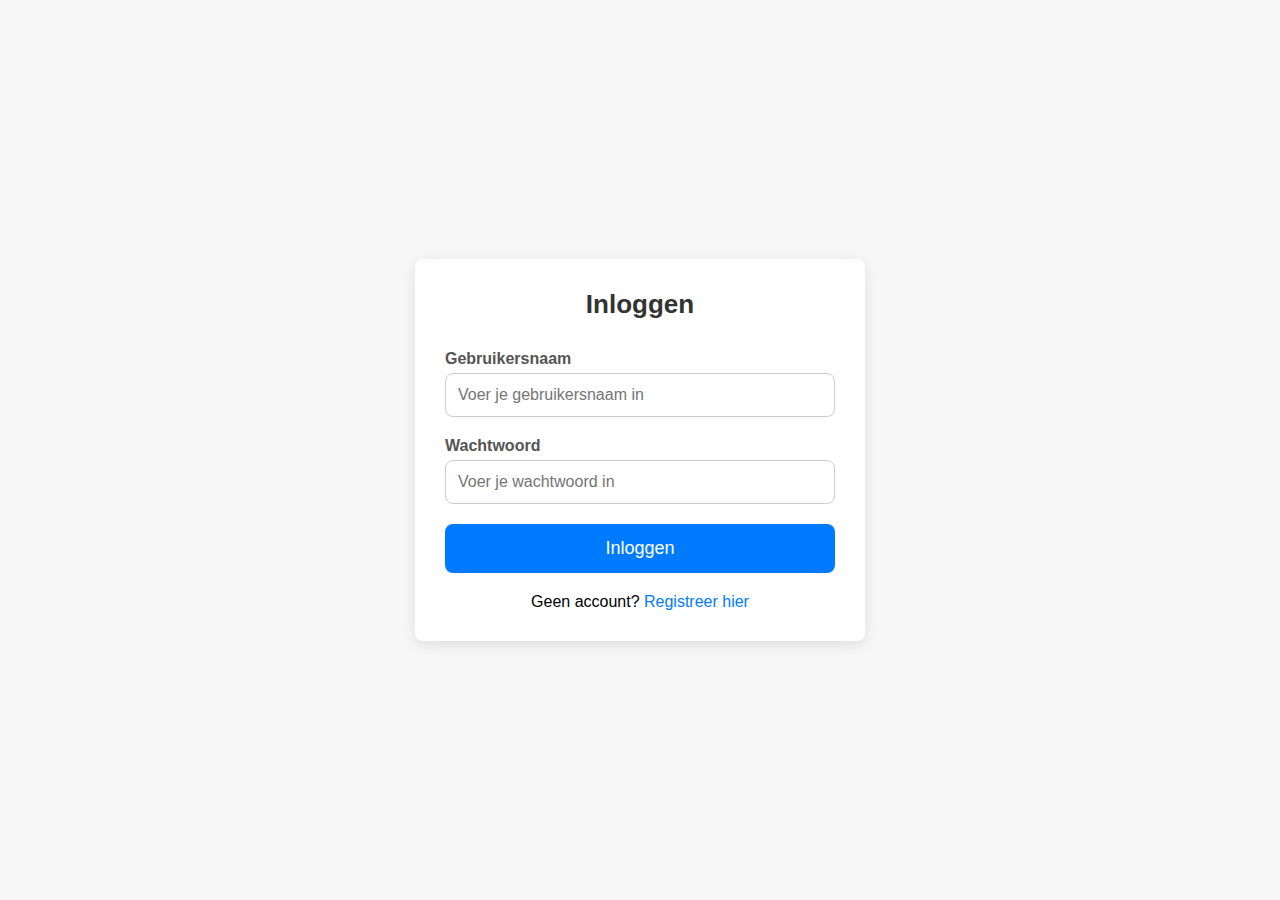
<file: index.html>
<!DOCTYPE html>
<html lang="nl">
<head>
    <meta charset="UTF-8">
    <meta name="viewport" content="width=device-width, initial-scale=1.0">
    <title>Inloggen</title>
    <link rel="stylesheet" href="styles.css">
    <script defer src="script.js"></script>
</head>
<body>
    <div class="container">
        <div class="form-container">
            <h2>Inloggen</h2>
            <form id="login-form">
                <div class="input-group">
                    <label for="username">Gebruikersnaam</label>
                    <input type="text" id="username" name="username" placeholder="Voer je gebruikersnaam in" required>
                    <div class="error-message" id="username-error">Vul een gebruikersnaam in</div>
                </div>
                <div class="input-group">
                    <label for="password">Wachtwoord</label>
                    <input type="password" id="password" name="password" placeholder="Voer je wachtwoord in" required>
                    <div class="error-message" id="password-error">Vul een wachtwoord in</div>
                </div>
                <button type="submit" class="btn">Inloggen</button>
                <p>Geen account? <a href="register.html">Registreer hier</a></p>
                <div class="success-message" id="login-success">Inloggen succesvol!</div>
            </form>
        </div>
    </div>
</body>
</html>
</file>
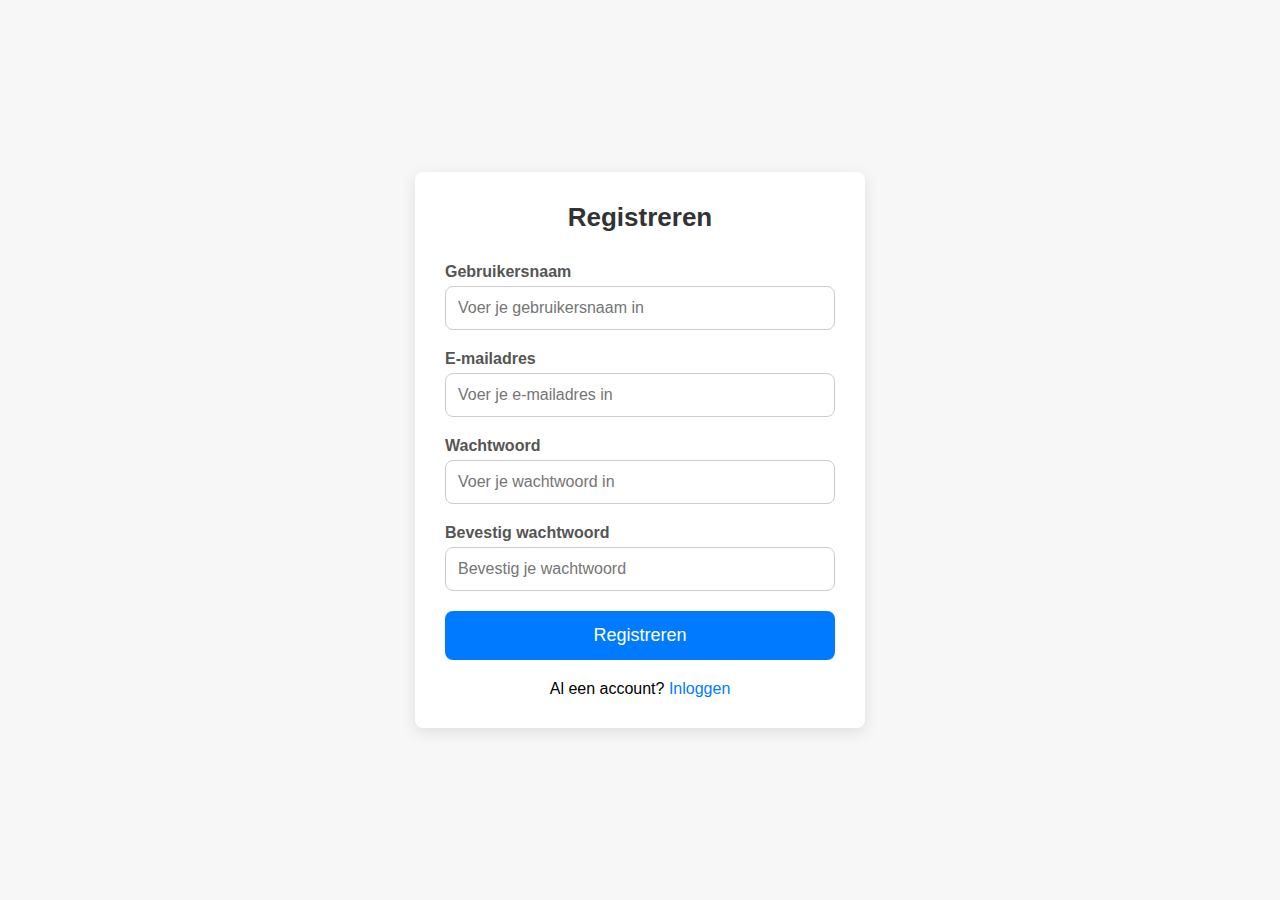
<file: register.html>
<!DOCTYPE html>
<html lang="nl">
<head>
    <meta charset="UTF-8">
    <meta name="viewport" content="width=device-width, initial-scale=1.0">
    <title>Registreren</title>
    <link rel="stylesheet" href="styles.css">
    <script defer src="script.js"></script>
</head>
<body>
    <div class="container">
        <div class="form-container">
            <h2>Registreren</h2>
            <form id="register-form">
                <div class="input-group">
                    <label for="username">Gebruikersnaam</label>
                    <input type="text" id="username" name="username" placeholder="Voer je gebruikersnaam in" required>
                    <div class="error-message" id="username-error">Vul een gebruikersnaam in</div>
                </div>
                <div class="input-group">
                    <label for="email">E-mailadres</label>
                    <input type="email" id="email" name="email" placeholder="Voer je e-mailadres in" required>
                    <div class="error-message" id="email-error">Vul een geldig e-mailadres in</div>
                </div>
                <div class="input-group">
                    <label for="password">Wachtwoord</label>
                    <input type="password" id="password" name="password" placeholder="Voer je wachtwoord in" required>
                    <div class="error-message" id="password-error">Vul een wachtwoord in</div>
                </div>
                <div class="input-group">
                    <label for="confirm-password">Bevestig wachtwoord</label>
                    <input type="password" id="confirm-password" name="confirm-password" placeholder="Bevestig je wachtwoord" required>
                    <div class="error-message" id="confirm-password-error">Wachtwoorden komen niet overeen</div>
                </div>
                <button type="submit" class="btn">Registreren</button>
                <p>Al een account? <a href="login.html">Inloggen</a></p>
                <div class="success-message" id="register-success">Registratie succesvol!</div>
            </form>
        </div>
    </div>
</body>
</html>
</file>
<file: styles.css>
* {
    margin: 0;
    padding: 0;
    box-sizing: border-box;
    font-family: 'Arial', sans-serif;
}

body {
    background-color: #f7f7f7;
    display: flex;
    justify-content: center;
    align-items: center;
    height: 100vh;
}

.container {
    width: 100%;
    max-width: 450px;
    padding: 30px;
    background-color: #fff;
    box-shadow: 0 4px 15px rgba(0, 0, 0, 0.1);
    border-radius: 8px;
}

.form-container {
    text-align: center;
}

h2 {
    margin-bottom: 30px;
    color: #333;
    font-size: 26px;
}

.input-group {
    margin-bottom: 20px;
    text-align: left;
}

.input-group label {
    display: block;
    margin-bottom: 5px;
    font-weight: bold;
    color: #555;
}

.input-group input {
    width: 100%;
    padding: 12px;
    border: 1px solid #ccc;
    border-radius: 8px;
    font-size: 16px;
    transition: border 0.3s ease;
}

.input-group input:focus {
    border-color: #007bff;
    outline: none;
}

.error-message {
    color: #ff4d4d;
    font-size: 12px;
    display: none;
    margin-top: 5px;
}

.success-message {
    color: #28a745;
    font-size: 14px;
    display: none;
    margin-top: 10px;
}

.btn {
    width: 100%;
    padding: 14px;
    background-color: #007bff;
    color: white;
    border: none;
    border-radius: 8px;
    cursor: pointer;
    font-size: 18px;
    transition: background-color 0.3s ease;
}

.btn:hover {
    background-color: #0056b3;
}

p {
    margin-top: 20px;
}

a {
    color: #007bff;
    text-decoration: none;
}

a:hover {
    text-decoration: underline;
}

@media (max-width: 480px) {
    .container {
        padding: 15px;
    }

    h2 {
        font-size: 22px;
    }

    .btn {
        font-size: 16px;
    }
}
</file>
